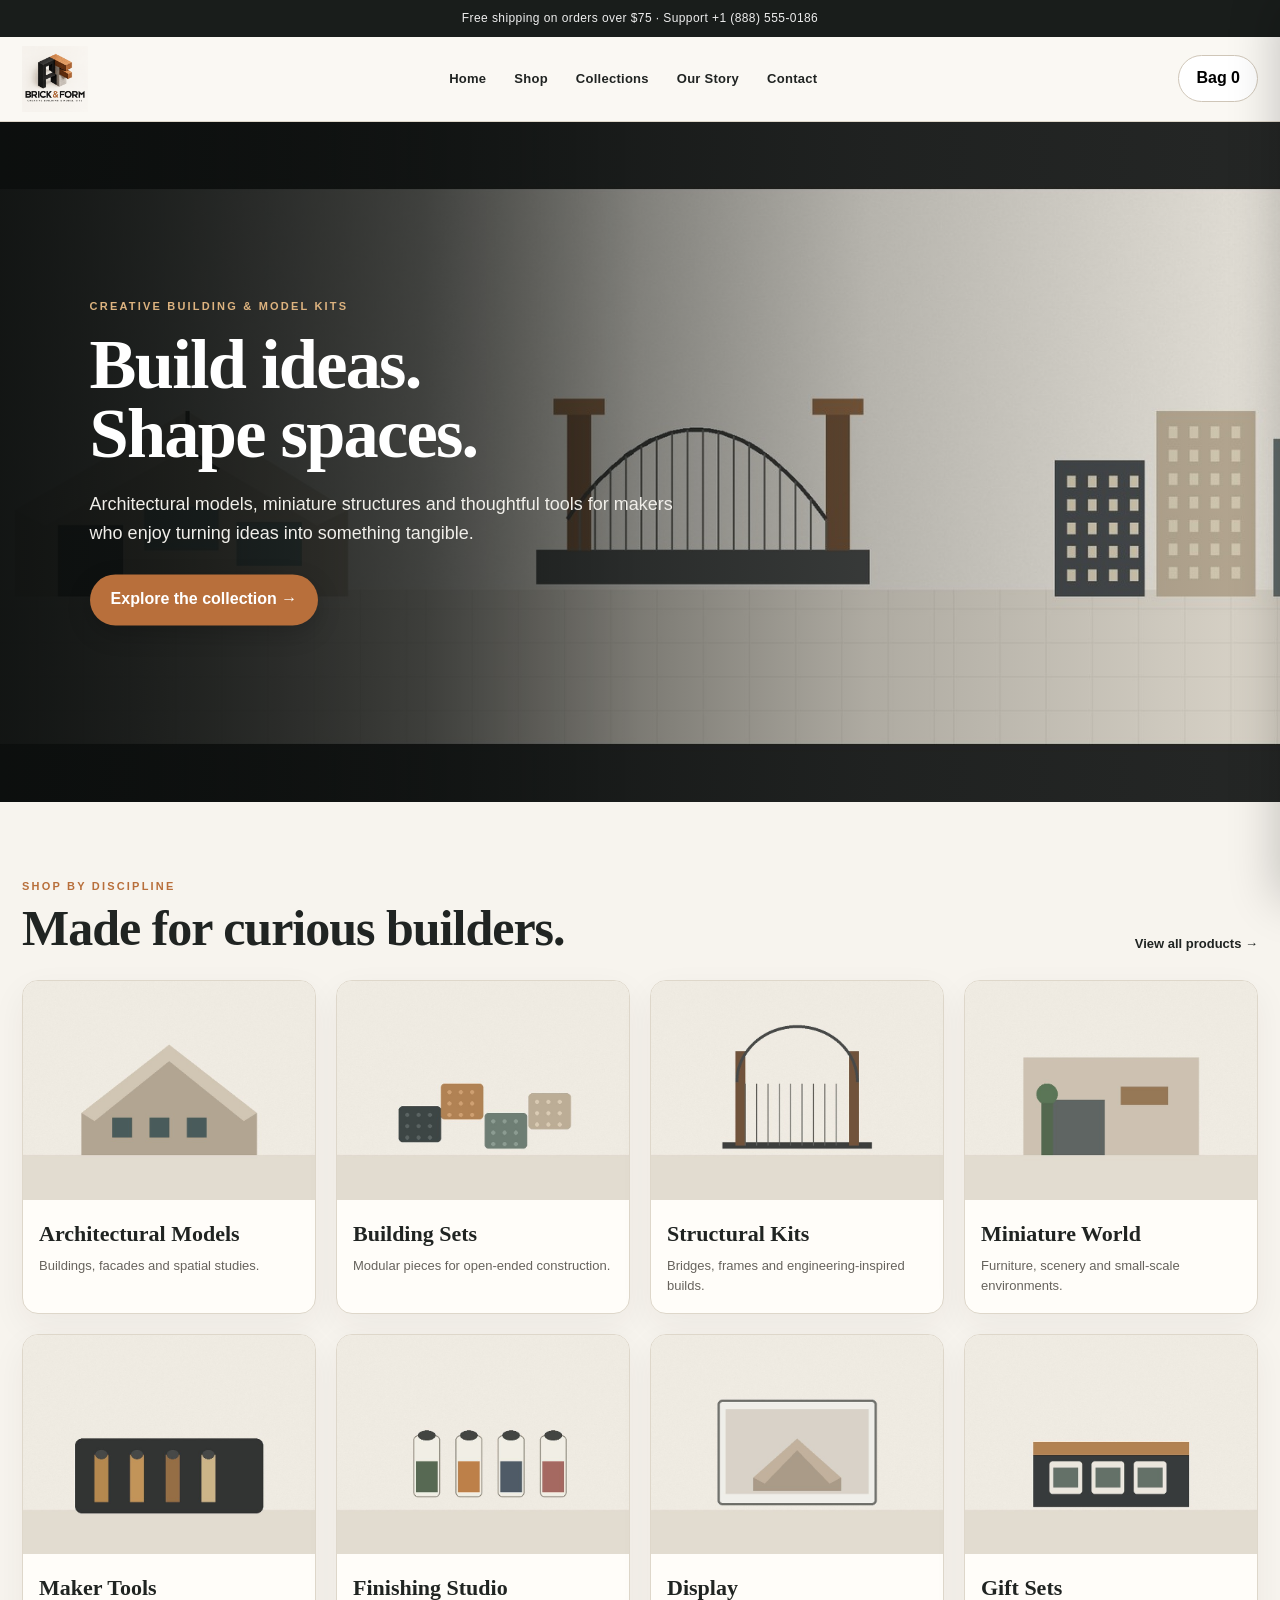
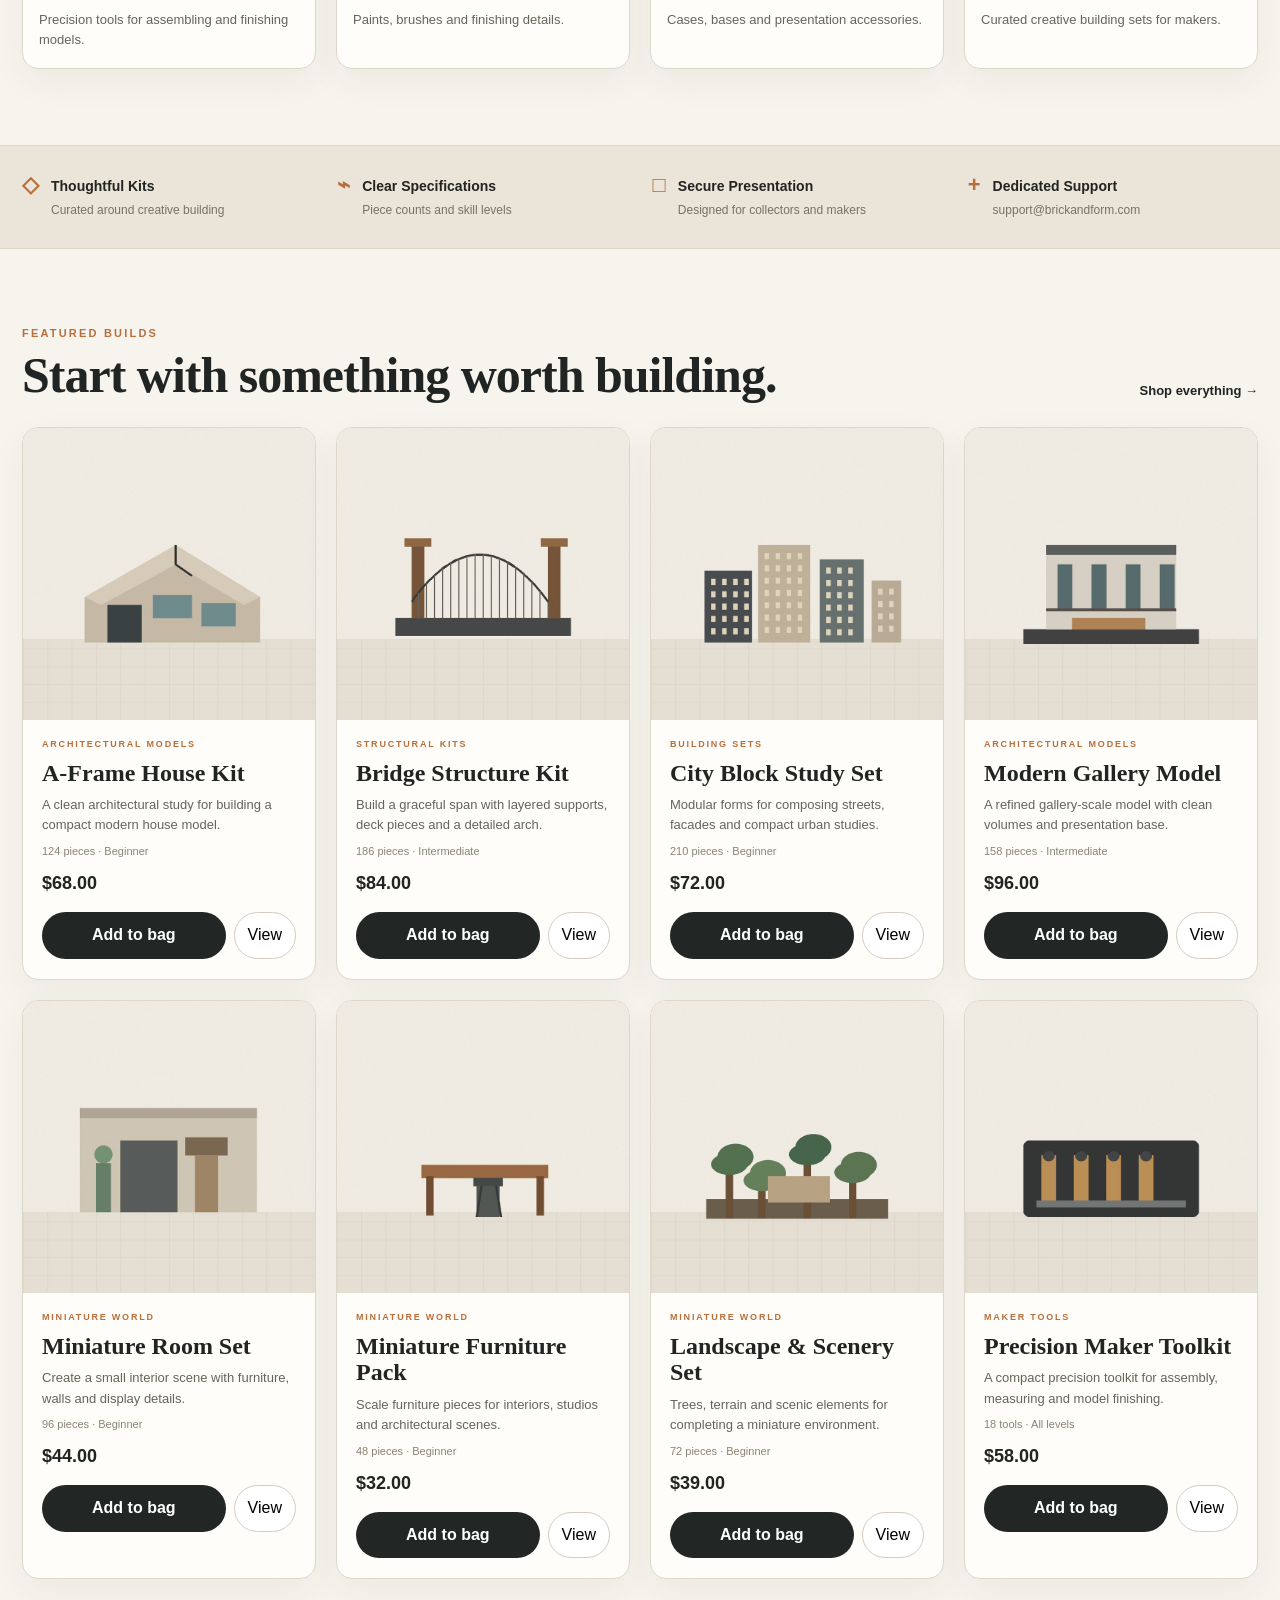
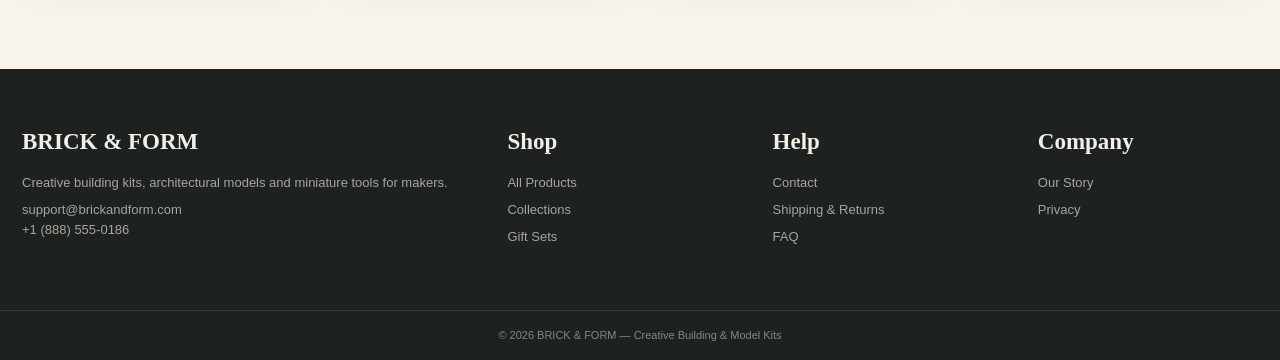
<file: index.html>
<!doctype html><html lang="en"><head><meta charset="utf-8"><meta name="viewport" content="width=device-width,initial-scale=1"><title>BRICK & FORM — Creative Building & Model Kits</title><link rel="icon" href="assets/images/branding/favicon.png"><link rel="stylesheet" href="css/style.css"></head><body><div class="top">Free shipping on orders over $75 · Support +1 (888) 555-0186</div><header class="nav"><div class="navin"><a href="index.html"><img class="logo" src="assets/images/branding/brick-form-logo.png" alt="BRICK & FORM"></a><nav class="links"><a href="index.html">Home</a><a href="pages/shop.html">Shop</a><a href="pages/collections.html">Collections</a><a href="pages/our-story.html">Our Story</a><a href="pages/contact.html">Contact</a></nav><button class="bag" onclick="openCart()">Bag <span id="count">0</span></button></div></header><main><section class="hero"><img src="assets/images/hero/brick-form-hero.jpg" alt="Architectural model building studio"><div class="heroText"><div class="eyebrow">Creative building & model kits</div><h1>Build ideas.<br>Shape spaces.</h1><p>Architectural models, miniature structures and thoughtful tools for makers who enjoy turning ideas into something tangible.</p><a class="btn" href="pages/shop.html">Explore the collection →</a></div></section><section class="section"><div class="sectionHead"><div><div class="eyebrow">Shop by discipline</div><h2>Made for curious builders.</h2></div><a href="pages/shop.html">View all products →</a></div><div class="grid"><a class="card category" href="pages/shop.html"><img src="assets/images/categories/architectural-models.jpg" alt="Architectural Models"><div class="copy"><h3>Architectural Models</h3><p>Buildings, facades and spatial studies.</p></div></a><a class="card category" href="pages/shop.html"><img src="assets/images/categories/building-sets.jpg" alt="Building Sets"><div class="copy"><h3>Building Sets</h3><p>Modular pieces for open-ended construction.</p></div></a><a class="card category" href="pages/shop.html"><img src="assets/images/categories/structural-kits.jpg" alt="Structural Kits"><div class="copy"><h3>Structural Kits</h3><p>Bridges, frames and engineering-inspired builds.</p></div></a><a class="card category" href="pages/shop.html"><img src="assets/images/categories/miniature-world.jpg" alt="Miniature World"><div class="copy"><h3>Miniature World</h3><p>Furniture, scenery and small-scale environments.</p></div></a><a class="card category" href="pages/shop.html"><img src="assets/images/categories/maker-tools.jpg" alt="Maker Tools"><div class="copy"><h3>Maker Tools</h3><p>Precision tools for assembling and finishing models.</p></div></a><a class="card category" href="pages/shop.html"><img src="assets/images/categories/finishing.jpg" alt="Finishing Studio"><div class="copy"><h3>Finishing Studio</h3><p>Paints, brushes and finishing details.</p></div></a><a class="card category" href="pages/shop.html"><img src="assets/images/categories/display.jpg" alt="Display"><div class="copy"><h3>Display</h3><p>Cases, bases and presentation accessories.</p></div></a><a class="card category" href="pages/shop.html"><img src="assets/images/categories/gift-sets.jpg" alt="Gift Sets"><div class="copy"><h3>Gift Sets</h3><p>Curated creative building sets for makers.</p></div></a></div></section><section class="benefits"><div class="benefitGrid"><div class="benefit"><b>◇</b><div><strong>Thoughtful Kits</strong><span>Curated around creative building</span></div></div><div class="benefit"><b>⌁</b><div><strong>Clear Specifications</strong><span>Piece counts and skill levels</span></div></div><div class="benefit"><b>□</b><div><strong>Secure Presentation</strong><span>Designed for collectors and makers</span></div></div><div class="benefit"><b>+</b><div><strong>Dedicated Support</strong><span>support@brickandform.com</span></div></div></div></section><section class="section"><div class="sectionHead"><div><div class="eyebrow">Featured builds</div><h2>Start with something worth building.</h2></div><a href="pages/shop.html">Shop everything →</a></div><div id="featured" class="grid"></div></section></main><footer class="footer"><div class="footin"><div><h3>BRICK & FORM</h3><p>Creative building kits, architectural models and miniature tools for makers.</p><p>support@brickandform.com<br>+1 (888) 555-0186</p></div><div><h3>Shop</h3><a href="pages/shop.html">All Products</a><a href="pages/collections.html">Collections</a><a href="pages/gift-sets.html">Gift Sets</a></div><div><h3>Help</h3><a href="pages/contact.html">Contact</a><a href="pages/shipping.html">Shipping & Returns</a><a href="pages/faq.html">FAQ</a></div><div><h3>Company</h3><a href="pages/our-story.html">Our Story</a><a href="pages/privacy.html">Privacy</a></div></div><div class="copyr">© 2026 BRICK & FORM — Creative Building & Model Kits</div></footer><div id="drawer" class="drawer"><button class="drawerClose" onclick="closeCart()">×</button><h2>Your Bag</h2><div id="cartItems"></div><button class="btn" style="width:100%">Proceed to checkout</button></div><div id="modal" class="modal" onclick="if(event.target===this)closeModal()"><div class="modalCard"><div id="modalContent" style="display:contents"></div></div></div><script src="js/app.js"></script></body></html>
</file>
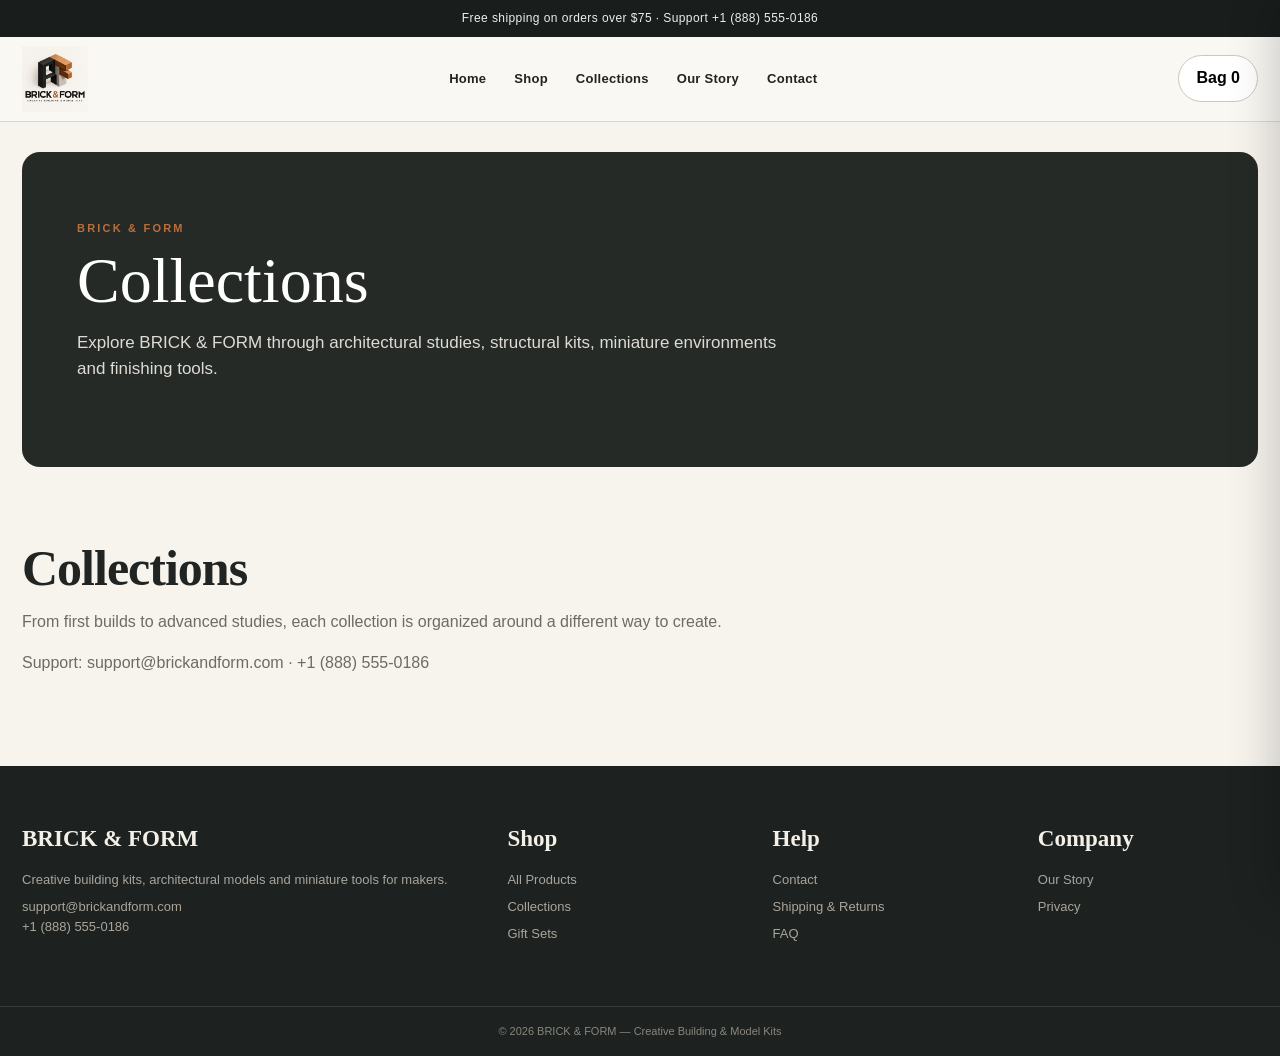
<file: pages/collections.html>
<!doctype html><html lang="en"><head><meta charset="utf-8"><meta name="viewport" content="width=device-width,initial-scale=1"><title>Collections — BRICK & FORM</title><link rel="icon" href="../assets/images/branding/favicon.png"><link rel="stylesheet" href="../css/style.css"></head><body><div class="top">Free shipping on orders over $75 · Support +1 (888) 555-0186</div><header class="nav"><div class="navin"><a href="../index.html"><img class="logo" src="../assets/images/branding/brick-form-logo.png" alt="BRICK & FORM"></a><nav class="links"><a href="../index.html">Home</a><a href="../pages/shop.html">Shop</a><a href="../pages/collections.html">Collections</a><a href="../pages/our-story.html">Our Story</a><a href="../pages/contact.html">Contact</a></nav><button class="bag" onclick="openCart()">Bag <span id="count">0</span></button></div></header><main><section class="pageHero"><div class="eyebrow">BRICK & FORM</div><h1>Collections</h1><p>Explore BRICK & FORM through architectural studies, structural kits, miniature environments and finishing tools.</p></section><section class="section"><h2>Collections</h2><p class="muted" style="max-width:760px;font-size:16px">From first builds to advanced studies, each collection is organized around a different way to create.</p><p class="muted">Support: <a href="mailto:support@brickandform.com">support@brickandform.com</a> · +1 (888) 555-0186</p></section></main><footer class="footer"><div class="footin"><div><h3>BRICK & FORM</h3><p>Creative building kits, architectural models and miniature tools for makers.</p><p>support@brickandform.com<br>+1 (888) 555-0186</p></div><div><h3>Shop</h3><a href="../pages/shop.html">All Products</a><a href="../pages/collections.html">Collections</a><a href="../pages/gift-sets.html">Gift Sets</a></div><div><h3>Help</h3><a href="../pages/contact.html">Contact</a><a href="../pages/shipping.html">Shipping & Returns</a><a href="../pages/faq.html">FAQ</a></div><div><h3>Company</h3><a href="../pages/our-story.html">Our Story</a><a href="../pages/privacy.html">Privacy</a></div></div><div class="copyr">© 2026 BRICK & FORM — Creative Building & Model Kits</div></footer><div id="drawer" class="drawer"><button class="drawerClose" onclick="closeCart()">×</button><h2>Your Bag</h2><div id="cartItems"></div><button class="btn" style="width:100%">Proceed to checkout</button></div><div id="modal" class="modal" onclick="if(event.target===this)closeModal()"><div class="modalCard"><div id="modalContent" style="display:contents"></div></div></div><script src="../js/app.js"></script></body></html>
</file>
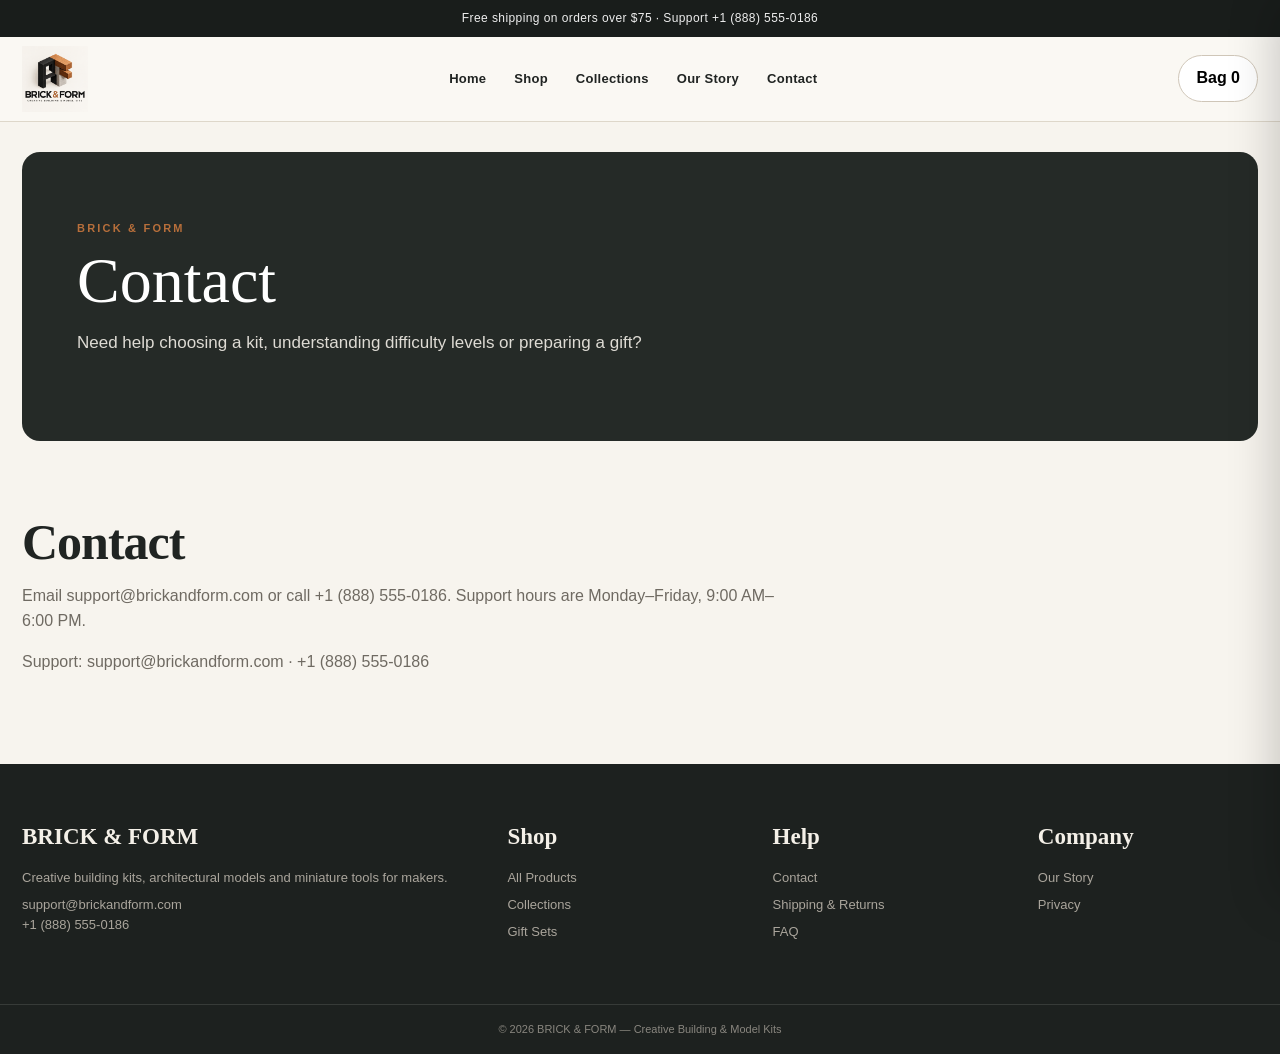
<file: pages/contact.html>
<!doctype html><html lang="en"><head><meta charset="utf-8"><meta name="viewport" content="width=device-width,initial-scale=1"><title>Contact — BRICK & FORM</title><link rel="icon" href="../assets/images/branding/favicon.png"><link rel="stylesheet" href="../css/style.css"></head><body><div class="top">Free shipping on orders over $75 · Support +1 (888) 555-0186</div><header class="nav"><div class="navin"><a href="../index.html"><img class="logo" src="../assets/images/branding/brick-form-logo.png" alt="BRICK & FORM"></a><nav class="links"><a href="../index.html">Home</a><a href="../pages/shop.html">Shop</a><a href="../pages/collections.html">Collections</a><a href="../pages/our-story.html">Our Story</a><a href="../pages/contact.html">Contact</a></nav><button class="bag" onclick="openCart()">Bag <span id="count">0</span></button></div></header><main><section class="pageHero"><div class="eyebrow">BRICK & FORM</div><h1>Contact</h1><p>Need help choosing a kit, understanding difficulty levels or preparing a gift?</p></section><section class="section"><h2>Contact</h2><p class="muted" style="max-width:760px;font-size:16px">Email support@brickandform.com or call +1 (888) 555-0186. Support hours are Monday–Friday, 9:00 AM–6:00 PM.</p><p class="muted">Support: <a href="mailto:support@brickandform.com">support@brickandform.com</a> · +1 (888) 555-0186</p></section></main><footer class="footer"><div class="footin"><div><h3>BRICK & FORM</h3><p>Creative building kits, architectural models and miniature tools for makers.</p><p>support@brickandform.com<br>+1 (888) 555-0186</p></div><div><h3>Shop</h3><a href="../pages/shop.html">All Products</a><a href="../pages/collections.html">Collections</a><a href="../pages/gift-sets.html">Gift Sets</a></div><div><h3>Help</h3><a href="../pages/contact.html">Contact</a><a href="../pages/shipping.html">Shipping & Returns</a><a href="../pages/faq.html">FAQ</a></div><div><h3>Company</h3><a href="../pages/our-story.html">Our Story</a><a href="../pages/privacy.html">Privacy</a></div></div><div class="copyr">© 2026 BRICK & FORM — Creative Building & Model Kits</div></footer><div id="drawer" class="drawer"><button class="drawerClose" onclick="closeCart()">×</button><h2>Your Bag</h2><div id="cartItems"></div><button class="btn" style="width:100%">Proceed to checkout</button></div><div id="modal" class="modal" onclick="if(event.target===this)closeModal()"><div class="modalCard"><div id="modalContent" style="display:contents"></div></div></div><script src="../js/app.js"></script></body></html>
</file>
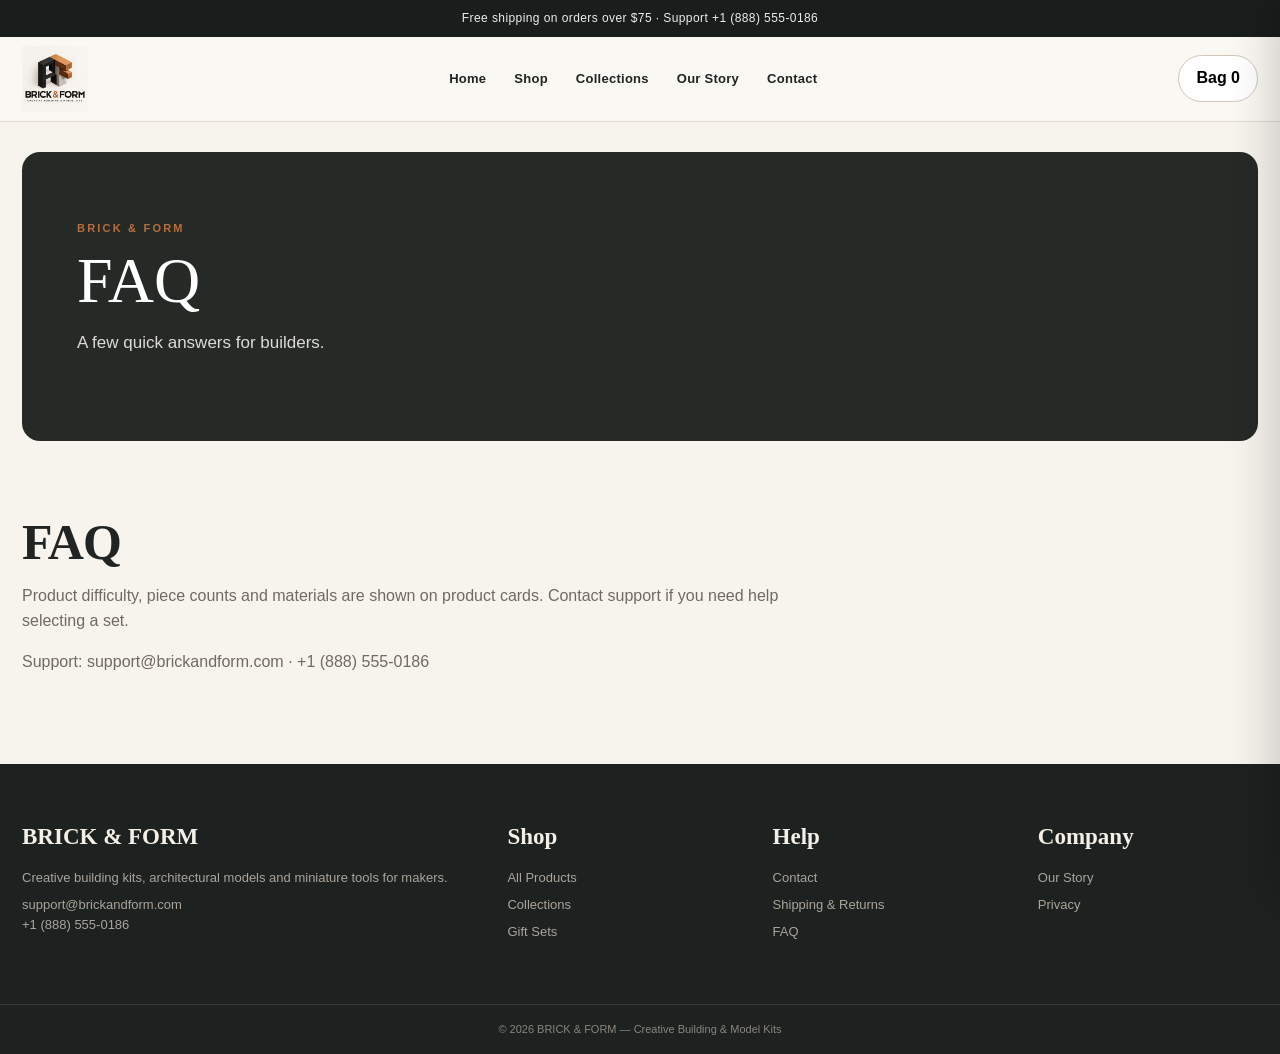
<file: pages/faq.html>
<!doctype html><html lang="en"><head><meta charset="utf-8"><meta name="viewport" content="width=device-width,initial-scale=1"><title>FAQ — BRICK & FORM</title><link rel="icon" href="../assets/images/branding/favicon.png"><link rel="stylesheet" href="../css/style.css"></head><body><div class="top">Free shipping on orders over $75 · Support +1 (888) 555-0186</div><header class="nav"><div class="navin"><a href="../index.html"><img class="logo" src="../assets/images/branding/brick-form-logo.png" alt="BRICK & FORM"></a><nav class="links"><a href="../index.html">Home</a><a href="../pages/shop.html">Shop</a><a href="../pages/collections.html">Collections</a><a href="../pages/our-story.html">Our Story</a><a href="../pages/contact.html">Contact</a></nav><button class="bag" onclick="openCart()">Bag <span id="count">0</span></button></div></header><main><section class="pageHero"><div class="eyebrow">BRICK & FORM</div><h1>FAQ</h1><p>A few quick answers for builders.</p></section><section class="section"><h2>FAQ</h2><p class="muted" style="max-width:760px;font-size:16px">Product difficulty, piece counts and materials are shown on product cards. Contact support if you need help selecting a set.</p><p class="muted">Support: <a href="mailto:support@brickandform.com">support@brickandform.com</a> · +1 (888) 555-0186</p></section></main><footer class="footer"><div class="footin"><div><h3>BRICK & FORM</h3><p>Creative building kits, architectural models and miniature tools for makers.</p><p>support@brickandform.com<br>+1 (888) 555-0186</p></div><div><h3>Shop</h3><a href="../pages/shop.html">All Products</a><a href="../pages/collections.html">Collections</a><a href="../pages/gift-sets.html">Gift Sets</a></div><div><h3>Help</h3><a href="../pages/contact.html">Contact</a><a href="../pages/shipping.html">Shipping & Returns</a><a href="../pages/faq.html">FAQ</a></div><div><h3>Company</h3><a href="../pages/our-story.html">Our Story</a><a href="../pages/privacy.html">Privacy</a></div></div><div class="copyr">© 2026 BRICK & FORM — Creative Building & Model Kits</div></footer><div id="drawer" class="drawer"><button class="drawerClose" onclick="closeCart()">×</button><h2>Your Bag</h2><div id="cartItems"></div><button class="btn" style="width:100%">Proceed to checkout</button></div><div id="modal" class="modal" onclick="if(event.target===this)closeModal()"><div class="modalCard"><div id="modalContent" style="display:contents"></div></div></div><script src="../js/app.js"></script></body></html>
</file>
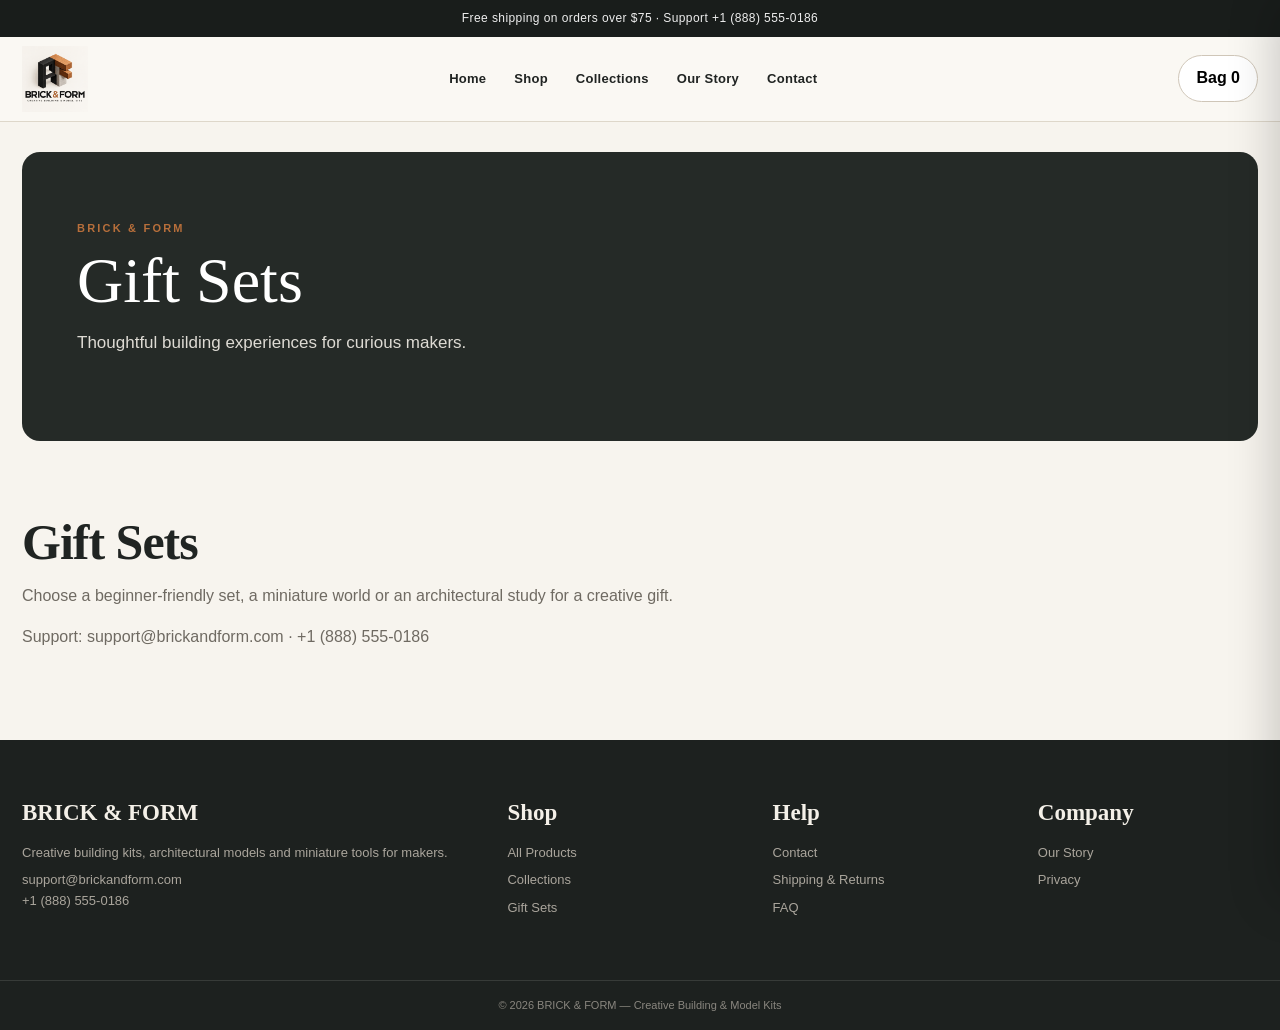
<file: pages/gift-sets.html>
<!doctype html><html lang="en"><head><meta charset="utf-8"><meta name="viewport" content="width=device-width,initial-scale=1"><title>Gift Sets — BRICK & FORM</title><link rel="icon" href="../assets/images/branding/favicon.png"><link rel="stylesheet" href="../css/style.css"></head><body><div class="top">Free shipping on orders over $75 · Support +1 (888) 555-0186</div><header class="nav"><div class="navin"><a href="../index.html"><img class="logo" src="../assets/images/branding/brick-form-logo.png" alt="BRICK & FORM"></a><nav class="links"><a href="../index.html">Home</a><a href="../pages/shop.html">Shop</a><a href="../pages/collections.html">Collections</a><a href="../pages/our-story.html">Our Story</a><a href="../pages/contact.html">Contact</a></nav><button class="bag" onclick="openCart()">Bag <span id="count">0</span></button></div></header><main><section class="pageHero"><div class="eyebrow">BRICK & FORM</div><h1>Gift Sets</h1><p>Thoughtful building experiences for curious makers.</p></section><section class="section"><h2>Gift Sets</h2><p class="muted" style="max-width:760px;font-size:16px">Choose a beginner-friendly set, a miniature world or an architectural study for a creative gift.</p><p class="muted">Support: <a href="mailto:support@brickandform.com">support@brickandform.com</a> · +1 (888) 555-0186</p></section></main><footer class="footer"><div class="footin"><div><h3>BRICK & FORM</h3><p>Creative building kits, architectural models and miniature tools for makers.</p><p>support@brickandform.com<br>+1 (888) 555-0186</p></div><div><h3>Shop</h3><a href="../pages/shop.html">All Products</a><a href="../pages/collections.html">Collections</a><a href="../pages/gift-sets.html">Gift Sets</a></div><div><h3>Help</h3><a href="../pages/contact.html">Contact</a><a href="../pages/shipping.html">Shipping & Returns</a><a href="../pages/faq.html">FAQ</a></div><div><h3>Company</h3><a href="../pages/our-story.html">Our Story</a><a href="../pages/privacy.html">Privacy</a></div></div><div class="copyr">© 2026 BRICK & FORM — Creative Building & Model Kits</div></footer><div id="drawer" class="drawer"><button class="drawerClose" onclick="closeCart()">×</button><h2>Your Bag</h2><div id="cartItems"></div><button class="btn" style="width:100%">Proceed to checkout</button></div><div id="modal" class="modal" onclick="if(event.target===this)closeModal()"><div class="modalCard"><div id="modalContent" style="display:contents"></div></div></div><script src="../js/app.js"></script></body></html>
</file>
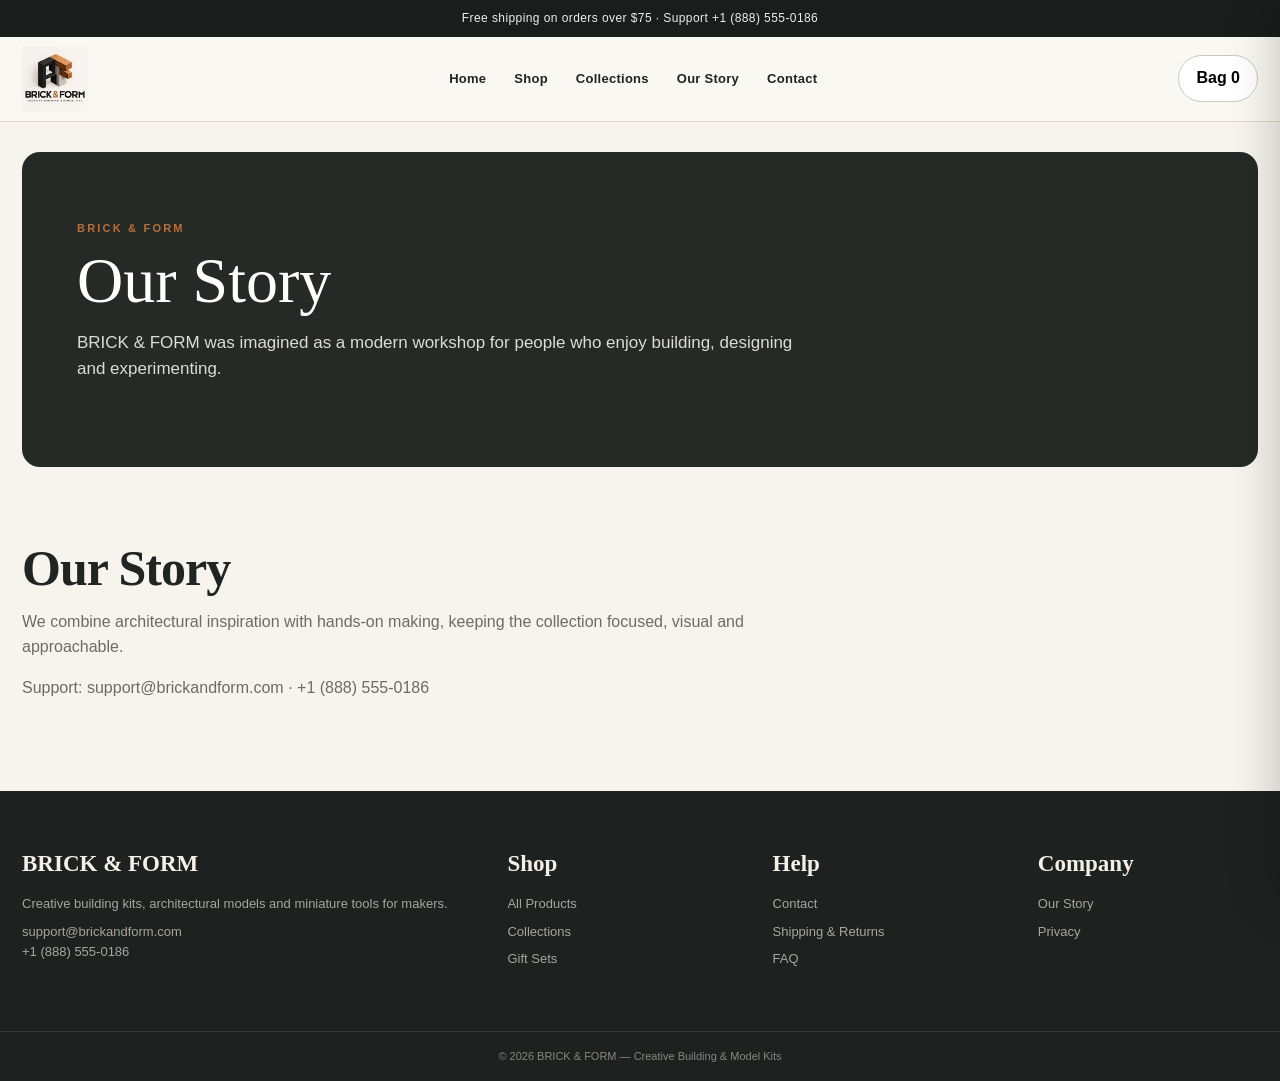
<file: pages/our-story.html>
<!doctype html><html lang="en"><head><meta charset="utf-8"><meta name="viewport" content="width=device-width,initial-scale=1"><title>Our Story — BRICK & FORM</title><link rel="icon" href="../assets/images/branding/favicon.png"><link rel="stylesheet" href="../css/style.css"></head><body><div class="top">Free shipping on orders over $75 · Support +1 (888) 555-0186</div><header class="nav"><div class="navin"><a href="../index.html"><img class="logo" src="../assets/images/branding/brick-form-logo.png" alt="BRICK & FORM"></a><nav class="links"><a href="../index.html">Home</a><a href="../pages/shop.html">Shop</a><a href="../pages/collections.html">Collections</a><a href="../pages/our-story.html">Our Story</a><a href="../pages/contact.html">Contact</a></nav><button class="bag" onclick="openCart()">Bag <span id="count">0</span></button></div></header><main><section class="pageHero"><div class="eyebrow">BRICK & FORM</div><h1>Our Story</h1><p>BRICK & FORM was imagined as a modern workshop for people who enjoy building, designing and experimenting.</p></section><section class="section"><h2>Our Story</h2><p class="muted" style="max-width:760px;font-size:16px">We combine architectural inspiration with hands-on making, keeping the collection focused, visual and approachable.</p><p class="muted">Support: <a href="mailto:support@brickandform.com">support@brickandform.com</a> · +1 (888) 555-0186</p></section></main><footer class="footer"><div class="footin"><div><h3>BRICK & FORM</h3><p>Creative building kits, architectural models and miniature tools for makers.</p><p>support@brickandform.com<br>+1 (888) 555-0186</p></div><div><h3>Shop</h3><a href="../pages/shop.html">All Products</a><a href="../pages/collections.html">Collections</a><a href="../pages/gift-sets.html">Gift Sets</a></div><div><h3>Help</h3><a href="../pages/contact.html">Contact</a><a href="../pages/shipping.html">Shipping & Returns</a><a href="../pages/faq.html">FAQ</a></div><div><h3>Company</h3><a href="../pages/our-story.html">Our Story</a><a href="../pages/privacy.html">Privacy</a></div></div><div class="copyr">© 2026 BRICK & FORM — Creative Building & Model Kits</div></footer><div id="drawer" class="drawer"><button class="drawerClose" onclick="closeCart()">×</button><h2>Your Bag</h2><div id="cartItems"></div><button class="btn" style="width:100%">Proceed to checkout</button></div><div id="modal" class="modal" onclick="if(event.target===this)closeModal()"><div class="modalCard"><div id="modalContent" style="display:contents"></div></div></div><script src="../js/app.js"></script></body></html>
</file>
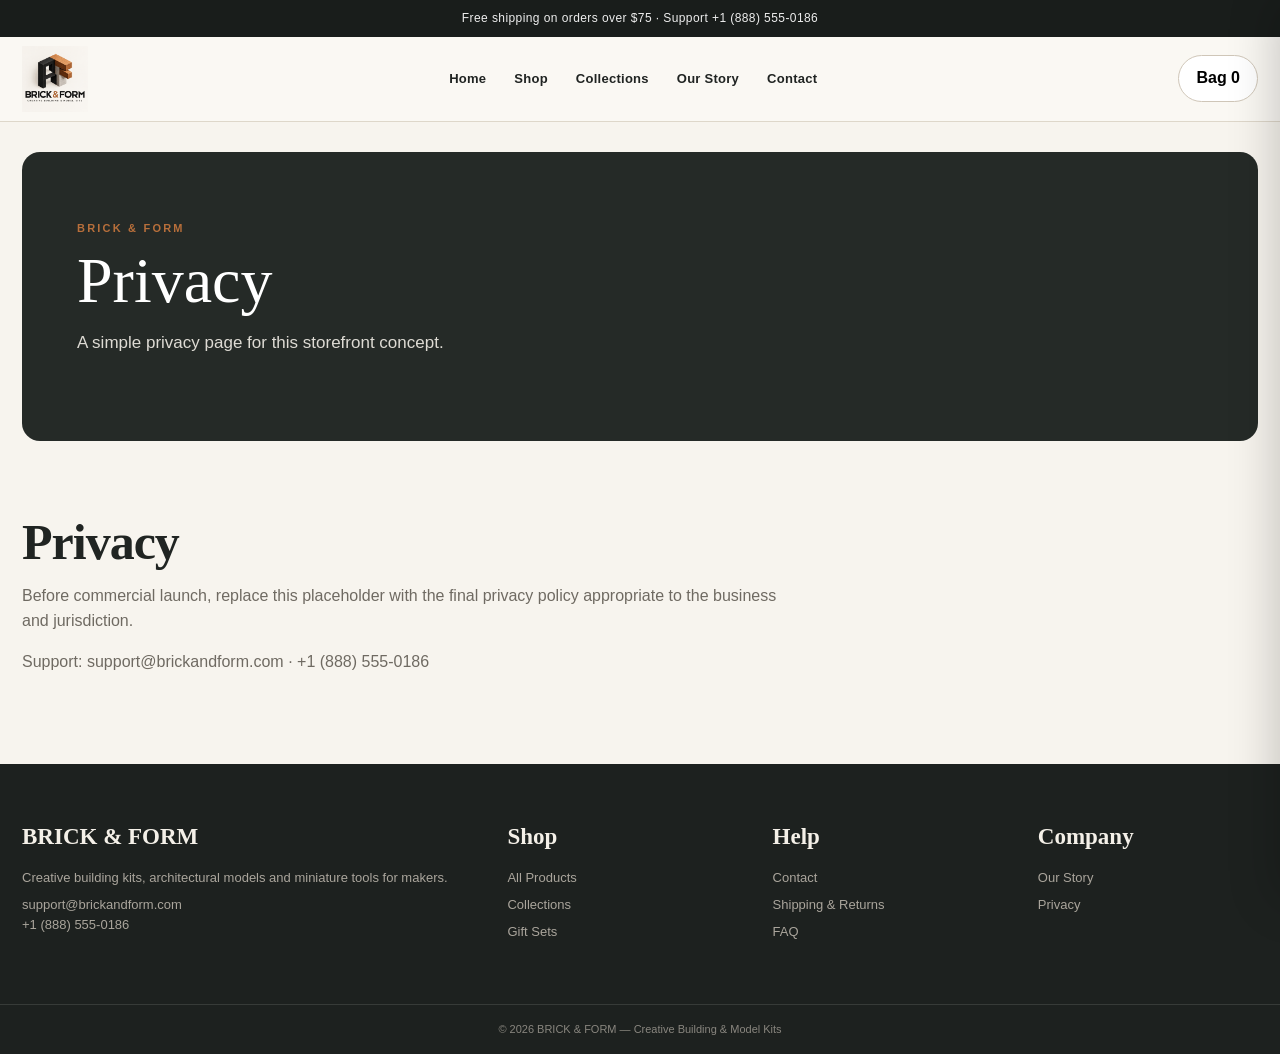
<file: pages/privacy.html>
<!doctype html><html lang="en"><head><meta charset="utf-8"><meta name="viewport" content="width=device-width,initial-scale=1"><title>Privacy — BRICK & FORM</title><link rel="icon" href="../assets/images/branding/favicon.png"><link rel="stylesheet" href="../css/style.css"></head><body><div class="top">Free shipping on orders over $75 · Support +1 (888) 555-0186</div><header class="nav"><div class="navin"><a href="../index.html"><img class="logo" src="../assets/images/branding/brick-form-logo.png" alt="BRICK & FORM"></a><nav class="links"><a href="../index.html">Home</a><a href="../pages/shop.html">Shop</a><a href="../pages/collections.html">Collections</a><a href="../pages/our-story.html">Our Story</a><a href="../pages/contact.html">Contact</a></nav><button class="bag" onclick="openCart()">Bag <span id="count">0</span></button></div></header><main><section class="pageHero"><div class="eyebrow">BRICK & FORM</div><h1>Privacy</h1><p>A simple privacy page for this storefront concept.</p></section><section class="section"><h2>Privacy</h2><p class="muted" style="max-width:760px;font-size:16px">Before commercial launch, replace this placeholder with the final privacy policy appropriate to the business and jurisdiction.</p><p class="muted">Support: <a href="mailto:support@brickandform.com">support@brickandform.com</a> · +1 (888) 555-0186</p></section></main><footer class="footer"><div class="footin"><div><h3>BRICK & FORM</h3><p>Creative building kits, architectural models and miniature tools for makers.</p><p>support@brickandform.com<br>+1 (888) 555-0186</p></div><div><h3>Shop</h3><a href="../pages/shop.html">All Products</a><a href="../pages/collections.html">Collections</a><a href="../pages/gift-sets.html">Gift Sets</a></div><div><h3>Help</h3><a href="../pages/contact.html">Contact</a><a href="../pages/shipping.html">Shipping & Returns</a><a href="../pages/faq.html">FAQ</a></div><div><h3>Company</h3><a href="../pages/our-story.html">Our Story</a><a href="../pages/privacy.html">Privacy</a></div></div><div class="copyr">© 2026 BRICK & FORM — Creative Building & Model Kits</div></footer><div id="drawer" class="drawer"><button class="drawerClose" onclick="closeCart()">×</button><h2>Your Bag</h2><div id="cartItems"></div><button class="btn" style="width:100%">Proceed to checkout</button></div><div id="modal" class="modal" onclick="if(event.target===this)closeModal()"><div class="modalCard"><div id="modalContent" style="display:contents"></div></div></div><script src="../js/app.js"></script></body></html>
</file>
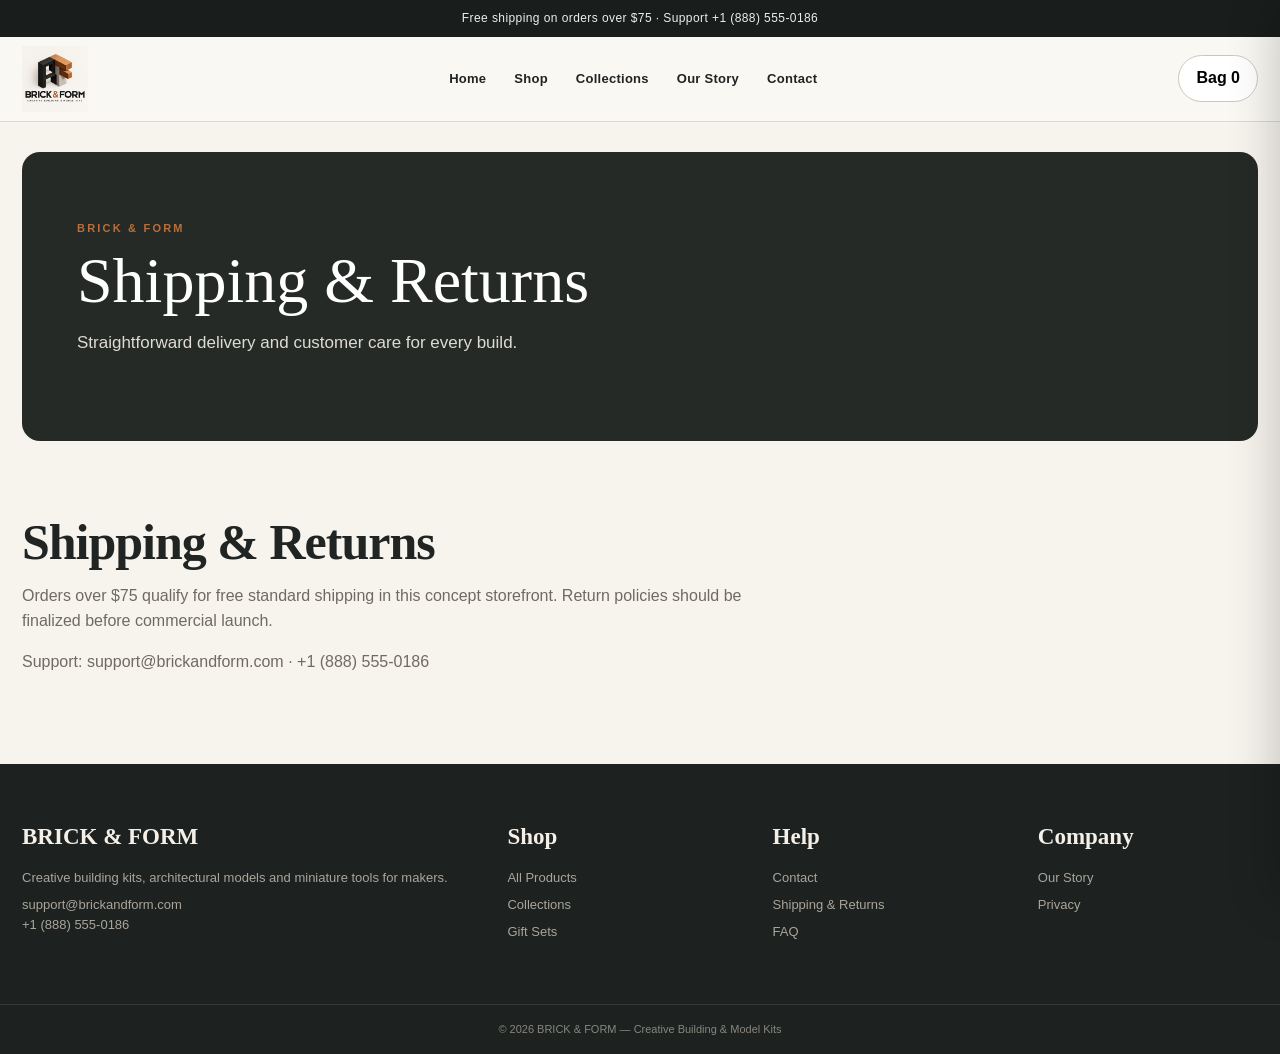
<file: pages/shipping.html>
<!doctype html><html lang="en"><head><meta charset="utf-8"><meta name="viewport" content="width=device-width,initial-scale=1"><title>Shipping & Returns — BRICK & FORM</title><link rel="icon" href="../assets/images/branding/favicon.png"><link rel="stylesheet" href="../css/style.css"></head><body><div class="top">Free shipping on orders over $75 · Support +1 (888) 555-0186</div><header class="nav"><div class="navin"><a href="../index.html"><img class="logo" src="../assets/images/branding/brick-form-logo.png" alt="BRICK & FORM"></a><nav class="links"><a href="../index.html">Home</a><a href="../pages/shop.html">Shop</a><a href="../pages/collections.html">Collections</a><a href="../pages/our-story.html">Our Story</a><a href="../pages/contact.html">Contact</a></nav><button class="bag" onclick="openCart()">Bag <span id="count">0</span></button></div></header><main><section class="pageHero"><div class="eyebrow">BRICK & FORM</div><h1>Shipping & Returns</h1><p>Straightforward delivery and customer care for every build.</p></section><section class="section"><h2>Shipping & Returns</h2><p class="muted" style="max-width:760px;font-size:16px">Orders over $75 qualify for free standard shipping in this concept storefront. Return policies should be finalized before commercial launch.</p><p class="muted">Support: <a href="mailto:support@brickandform.com">support@brickandform.com</a> · +1 (888) 555-0186</p></section></main><footer class="footer"><div class="footin"><div><h3>BRICK & FORM</h3><p>Creative building kits, architectural models and miniature tools for makers.</p><p>support@brickandform.com<br>+1 (888) 555-0186</p></div><div><h3>Shop</h3><a href="../pages/shop.html">All Products</a><a href="../pages/collections.html">Collections</a><a href="../pages/gift-sets.html">Gift Sets</a></div><div><h3>Help</h3><a href="../pages/contact.html">Contact</a><a href="../pages/shipping.html">Shipping & Returns</a><a href="../pages/faq.html">FAQ</a></div><div><h3>Company</h3><a href="../pages/our-story.html">Our Story</a><a href="../pages/privacy.html">Privacy</a></div></div><div class="copyr">© 2026 BRICK & FORM — Creative Building & Model Kits</div></footer><div id="drawer" class="drawer"><button class="drawerClose" onclick="closeCart()">×</button><h2>Your Bag</h2><div id="cartItems"></div><button class="btn" style="width:100%">Proceed to checkout</button></div><div id="modal" class="modal" onclick="if(event.target===this)closeModal()"><div class="modalCard"><div id="modalContent" style="display:contents"></div></div></div><script src="../js/app.js"></script></body></html>
</file>
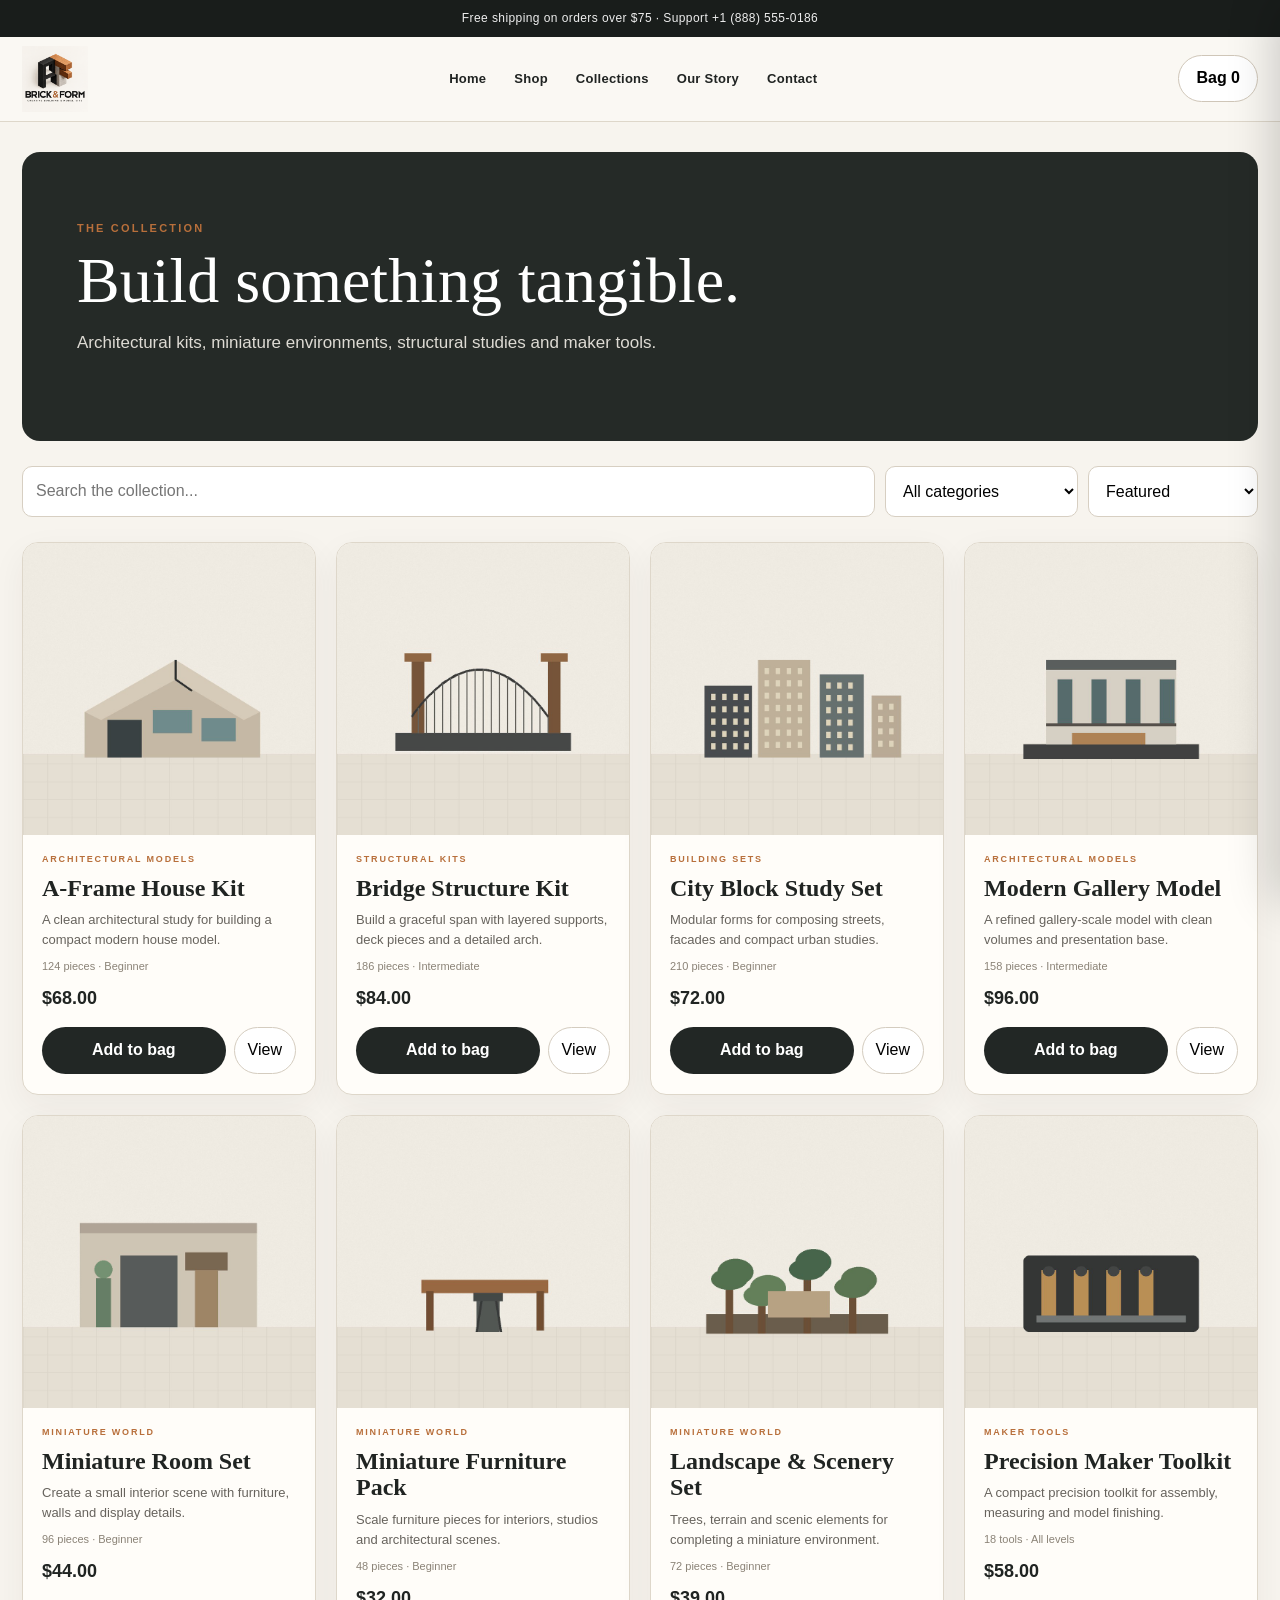
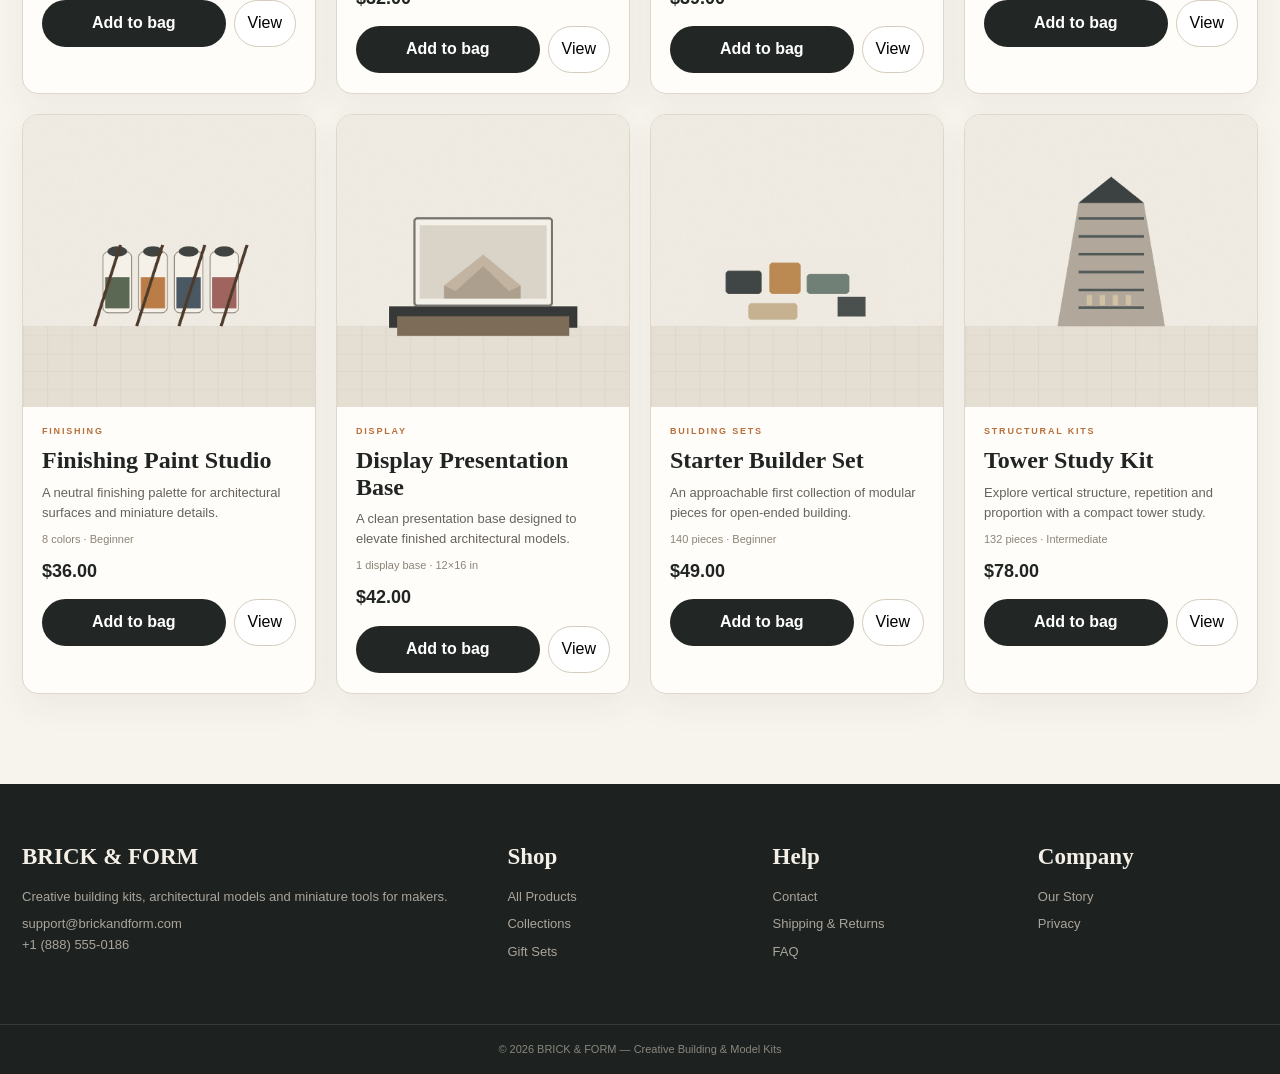
<file: pages/shop.html>
<!doctype html><html lang="en"><head><meta charset="utf-8"><meta name="viewport" content="width=device-width,initial-scale=1"><title>Shop — BRICK & FORM</title><link rel="icon" href="../assets/images/branding/favicon.png"><link rel="stylesheet" href="../css/style.css"></head><body><div class="top">Free shipping on orders over $75 · Support +1 (888) 555-0186</div><header class="nav"><div class="navin"><a href="../index.html"><img class="logo" src="../assets/images/branding/brick-form-logo.png" alt="BRICK & FORM"></a><nav class="links"><a href="../index.html">Home</a><a href="../pages/shop.html">Shop</a><a href="../pages/collections.html">Collections</a><a href="../pages/our-story.html">Our Story</a><a href="../pages/contact.html">Contact</a></nav><button class="bag" onclick="openCart()">Bag <span id="count">0</span></button></div></header><main><section class="pageHero"><div class="eyebrow">The collection</div><h1>Build something tangible.</h1><p>Architectural kits, miniature environments, structural studies and maker tools.</p></section><div class="toolbar"><input id="search" placeholder="Search the collection..." oninput="renderShop()"><select id="category" onchange="renderShop()"><option value="">All categories</option><option value="architectural-models">Architectural Models</option><option value="building-sets">Building Sets</option><option value="structural-kits">Structural Kits</option><option value="miniature-world">Miniature World</option><option value="maker-tools">Maker Tools</option><option value="finishing">Finishing Studio</option><option value="display">Display</option></select><select id="sort" onchange="renderShop()"><option value="">Featured</option><option value="low">Price: low to high</option><option value="high">Price: high to low</option></select></div><section class="section" style="margin-top:25px"><div id="shopGrid" class="grid"></div></section></main><footer class="footer"><div class="footin"><div><h3>BRICK & FORM</h3><p>Creative building kits, architectural models and miniature tools for makers.</p><p>support@brickandform.com<br>+1 (888) 555-0186</p></div><div><h3>Shop</h3><a href="../pages/shop.html">All Products</a><a href="../pages/collections.html">Collections</a><a href="../pages/gift-sets.html">Gift Sets</a></div><div><h3>Help</h3><a href="../pages/contact.html">Contact</a><a href="../pages/shipping.html">Shipping & Returns</a><a href="../pages/faq.html">FAQ</a></div><div><h3>Company</h3><a href="../pages/our-story.html">Our Story</a><a href="../pages/privacy.html">Privacy</a></div></div><div class="copyr">© 2026 BRICK & FORM — Creative Building & Model Kits</div></footer><div id="drawer" class="drawer"><button class="drawerClose" onclick="closeCart()">×</button><h2>Your Bag</h2><div id="cartItems"></div><button class="btn" style="width:100%">Proceed to checkout</button></div><div id="modal" class="modal" onclick="if(event.target===this)closeModal()"><div class="modalCard"><div id="modalContent" style="display:contents"></div></div></div><script src="../js/app.js"></script></body></html>
</file>
<file: css/style.css>
*{box-sizing:border-box}
:root{
  --ink:#202422;--deep:#171b19;--paper:#f7f4ee;--card:#fffdf9;
  --line:#ded7ca;--muted:#6e6a63;--accent:#b86f3b;--accent2:#d6a36d;
  --max:1320px;--serif:Georgia,"Times New Roman",serif;--sans:Arial,Helvetica,sans-serif;
}
html{scroll-behavior:smooth}
body{margin:0;background:var(--paper);color:var(--ink);font-family:var(--sans);line-height:1.55}
a{text-decoration:none;color:inherit}
button,input,select{font:inherit}
.top{background:#191d1b;color:#eee;text-align:center;padding:9px 18px;font-size:12px;letter-spacing:.035em}
.nav{background:rgba(250,248,243,.98);border-bottom:1px solid var(--line);position:sticky;top:0;z-index:50}
.navin{width:min(var(--max),calc(100% - 44px));margin:auto;min-height:84px;padding:8px 0;display:flex;align-items:center;gap:28px}
.logo{width:66px;height:66px;object-fit:contain;display:block}
.links{display:flex;align-items:center;justify-content:center;gap:28px;flex:1;font-size:13px;font-weight:700;letter-spacing:.02em}
.links a{padding:10px 0;position:relative}
.links a:after{content:"";position:absolute;left:0;right:100%;bottom:4px;height:2px;background:var(--accent);transition:.2s}
.links a:hover:after{right:0}
.bag{border:1px solid #cfc6b8;background:#fff;border-radius:999px;padding:10px 17px;cursor:pointer;font-weight:700;white-space:nowrap}
.hero{width:min(1500px,100%);height:680px;margin:0 auto;position:relative;overflow:hidden;background:#202321}
.hero img{position:absolute;inset:0;width:100%;height:100%;object-fit:cover;object-position:center;display:block}
.hero:after{content:"";position:absolute;inset:0;background:linear-gradient(90deg,rgba(12,15,14,.90) 0%,rgba(12,15,14,.70) 33%,rgba(12,15,14,.25) 68%,rgba(12,15,14,.05) 100%)}
.heroText{position:absolute;z-index:2;left:clamp(34px,7vw,105px);top:50%;transform:translateY(-50%);max-width:650px;color:#fff}
.eyebrow{text-transform:uppercase;letter-spacing:.2em;font-size:11px;font-weight:800;color:var(--accent)}
.heroText .eyebrow{color:#ddb37f}
.hero h1{font-family:var(--serif);font-size:clamp(48px,5.5vw,78px);line-height:.98;margin:15px 0 22px;letter-spacing:-.025em}
.heroText p{font-size:18px;line-height:1.65;color:#f0eee9;max-width:600px;margin:0 0 25px}
.btn{display:inline-block;background:var(--accent);color:#fff;border:0;border-radius:999px;padding:13px 21px;font-weight:800;cursor:pointer;box-shadow:0 8px 24px rgba(0,0,0,.18)}
.section{width:min(var(--max),calc(100% - 44px));margin:76px auto;padding:0}
.sectionHead{display:flex;justify-content:space-between;align-items:end;gap:20px;margin-bottom:26px}
.section h2{font-family:var(--serif);font-size:clamp(34px,4vw,50px);line-height:1.02;margin:8px 0 0;letter-spacing:-.02em}
.sectionHead>a{font-weight:700;font-size:13px;white-space:nowrap}
.grid{display:grid;grid-template-columns:repeat(4,minmax(0,1fr));gap:20px}
.card{background:var(--card);border:1px solid var(--line);border-radius:16px;overflow:hidden;box-shadow:0 12px 35px rgba(48,40,30,.055);min-width:0}
.card img{display:block;width:100%;aspect-ratio:1/1;object-fit:cover;background:#eee9df}
.card .copy{padding:18px}
.card h3{font-family:var(--serif);font-size:22px;line-height:1.1;margin:7px 0 10px}
.card p{color:#67635d;font-size:13px;line-height:1.55;margin:0;min-height:42px}
.category img{aspect-ratio:4/3}
.category .copy{padding:15px 16px 17px}
.category .copy p{min-height:0}
.price{font-weight:900;font-size:18px;margin-top:7px}
.meta{font-size:11px;color:#8b8377;margin-top:6px}
.actions{display:flex;gap:8px;margin-top:14px}
.add{flex:1;border:0;border-radius:999px;background:#222725;color:#fff;padding:10px 13px;cursor:pointer;font-weight:700}
.view{border:1px solid #d4ccbf;background:#fff;border-radius:999px;padding:10px 13px;cursor:pointer}
.benefits{border-block:1px solid var(--line);background:#ebe4d8}
.benefitGrid{width:min(var(--max),calc(100% - 44px));margin:auto;padding:28px 0;display:grid;grid-template-columns:repeat(4,1fr);gap:25px}
.benefit{display:flex;gap:12px;align-items:flex-start}
.benefit b{font-size:22px;color:var(--accent);line-height:1}
.benefit strong{font-size:14px}.benefit span{display:block;color:#777168;font-size:12px;margin-top:3px}
.footer{background:#1d211f;color:#d8d2c8;margin-top:90px}
.footin{width:min(var(--max),calc(100% - 44px));margin:auto;padding:55px 0;display:grid;grid-template-columns:2fr 1fr 1fr 1fr;gap:45px}
.footer h3{font-family:var(--serif);font-size:23px;margin:0 0 13px;color:#f4f0e8}
.footer p,.footer a{font-size:13px;color:#aaa59c;display:block;margin:7px 0;line-height:1.55}
.footer a:hover{color:#fff}
.copyr{border-top:1px solid #373b38;text-align:center;color:#89867f;padding:16px;font-size:11px}
.pageHero{width:min(var(--max),calc(100% - 44px));margin:30px auto 0;background:#252a27;color:#fff;border-radius:18px;padding:68px 55px}
.pageHero h1{font:clamp(45px,5vw,66px)/1 Georgia,serif;margin:12px 0}
.pageHero p{max-width:720px;color:#dedbd4;font-size:17px}
.toolbar{width:min(var(--max),calc(100% - 44px));margin:25px auto 0;display:flex;gap:10px}
.toolbar input,.toolbar select{background:#fff;border:1px solid #d7cfc2;border-radius:10px;padding:12px 13px}
.toolbar input{flex:1;min-width:180px}
.drawer{position:fixed;z-index:80;right:-430px;top:0;width:min(420px,100%);height:100%;background:#fff;box-shadow:-15px 0 45px #0003;padding:25px;transition:right .25s;overflow:auto}
.drawer.open{right:0}
.drawerClose{float:right;border:0;background:none;font-size:28px;cursor:pointer}
.cartItem{display:grid;grid-template-columns:65px 1fr auto;gap:10px;border-bottom:1px solid #e1dbd1;padding:12px 0}
.cartItem img{width:65px;height:65px;object-fit:cover;border-radius:9px}
.cartItem button{border:0;background:none;font-size:22px;cursor:pointer}
.modal{display:none;position:fixed;z-index:100;inset:0;background:rgba(0,0,0,.72);align-items:center;justify-content:center;padding:20px}
.modal.open{display:flex}
.modalCard{background:#fff;border-radius:18px;max-width:820px;width:100%;padding:20px;display:grid;grid-template-columns:1fr 1fr;gap:24px}
.modalCard img{width:100%;aspect-ratio:1/1;object-fit:cover;border-radius:12px}
.modalCard h2{font:38px/1.05 Georgia,serif}
@media(max-width:1000px){
  .grid{grid-template-columns:repeat(2,minmax(0,1fr))}
  .benefitGrid{grid-template-columns:repeat(2,1fr)}
  .footin{grid-template-columns:1.5fr 1fr 1fr}
  .links{gap:17px}
}
@media(max-width:680px){
  .top{font-size:10px}
  .navin{width:calc(100% - 28px);min-height:70px}.logo{width:54px;height:54px}.links{display:none}
  .hero{height:590px}.heroText{left:27px;right:24px}.hero h1{font-size:46px}.heroText p{font-size:15px}
  .section,.benefitGrid,.footin,.toolbar,.pageHero{width:calc(100% - 28px)}
  .section{margin:52px auto}.grid{grid-template-columns:1fr}
  .benefitGrid{grid-template-columns:1fr 1fr}.footin{grid-template-columns:1fr 1fr}
  .toolbar{flex-direction:column}.modalCard{grid-template-columns:1fr}
}
@media(max-width:430px){
  .benefitGrid,.footin{grid-template-columns:1fr}
  .hero h1{font-size:40px}.pageHero{padding:42px 25px}
}
.product img{aspect-ratio:1/1;object-fit:cover;background:#eee9df}
.product .copy{padding:18px 19px 20px}
.product h3{font-size:24px;margin:8px 0 9px}
.product .eyebrow{font-size:9px}
.product .meta{min-height:18px}
.product .price{margin-top:9px}
.product .actions{margin-top:14px}
.muted{color:#6f6a62}
</file>
